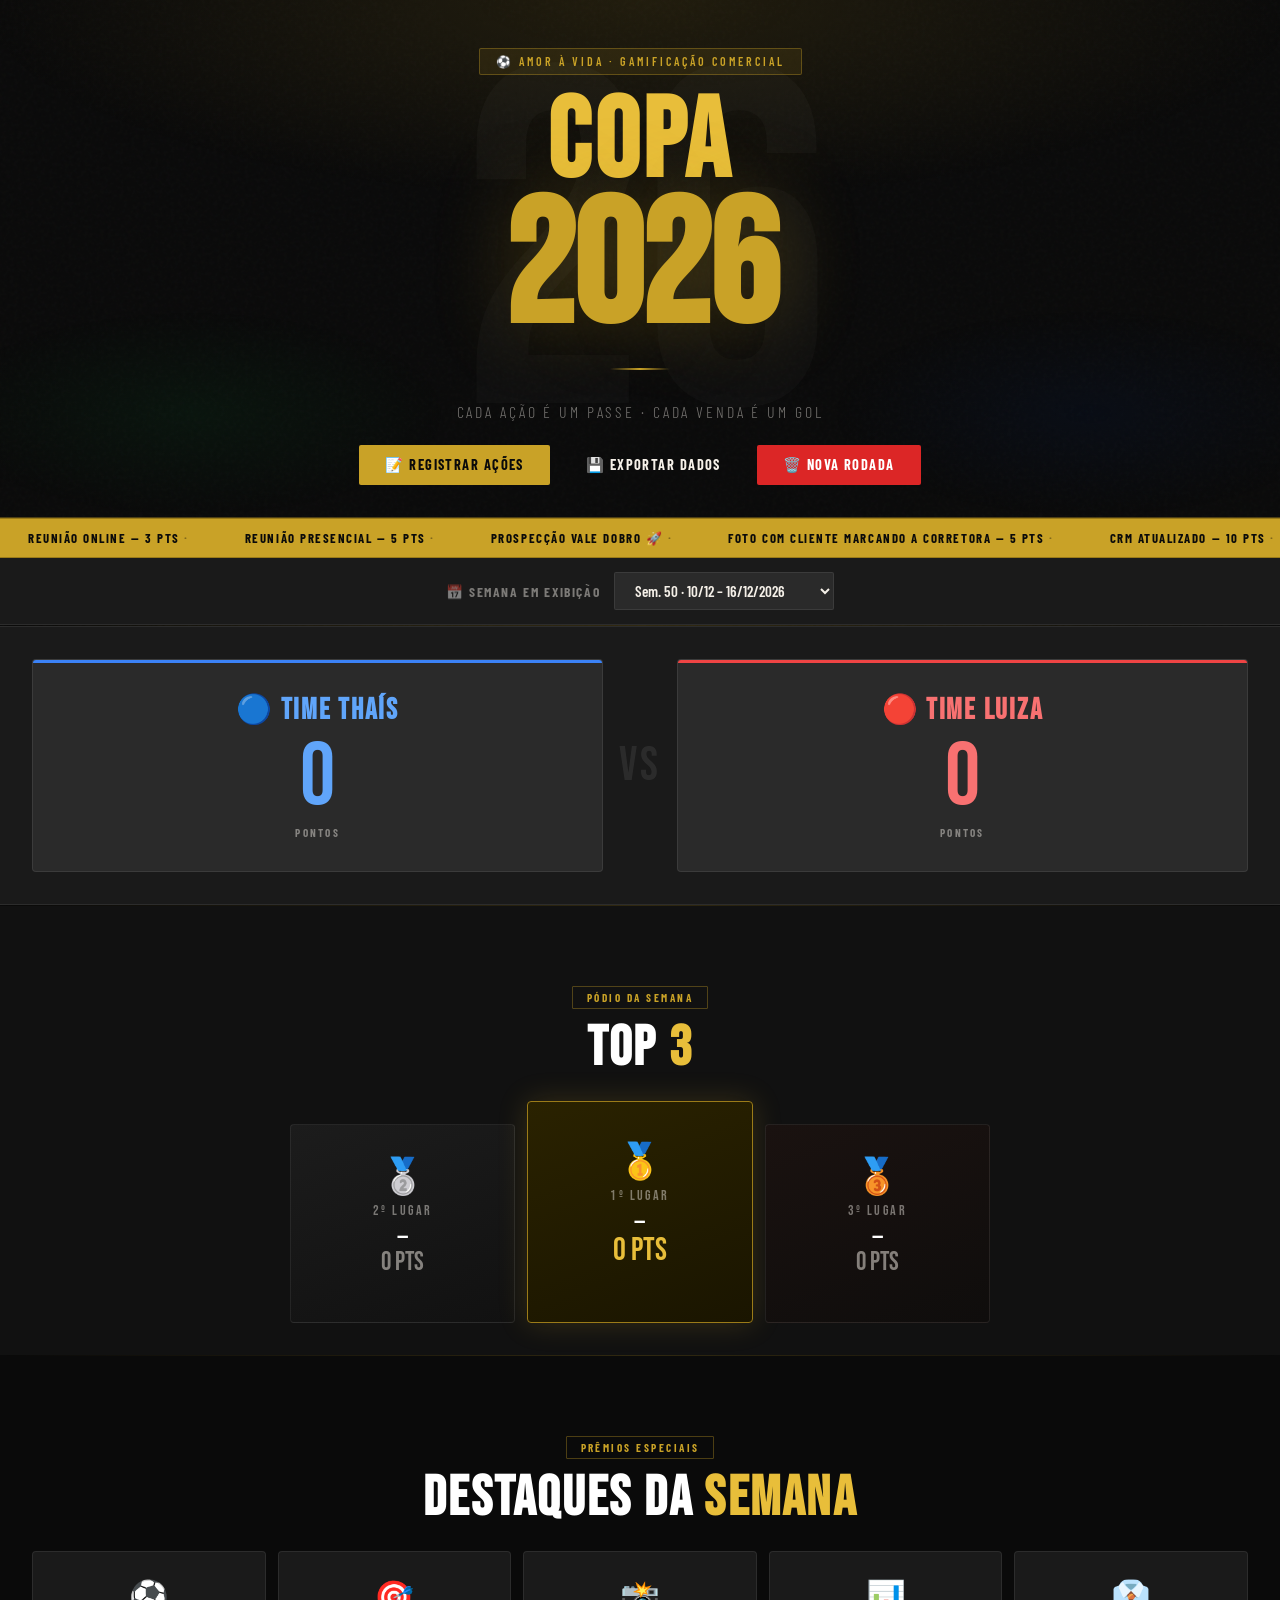
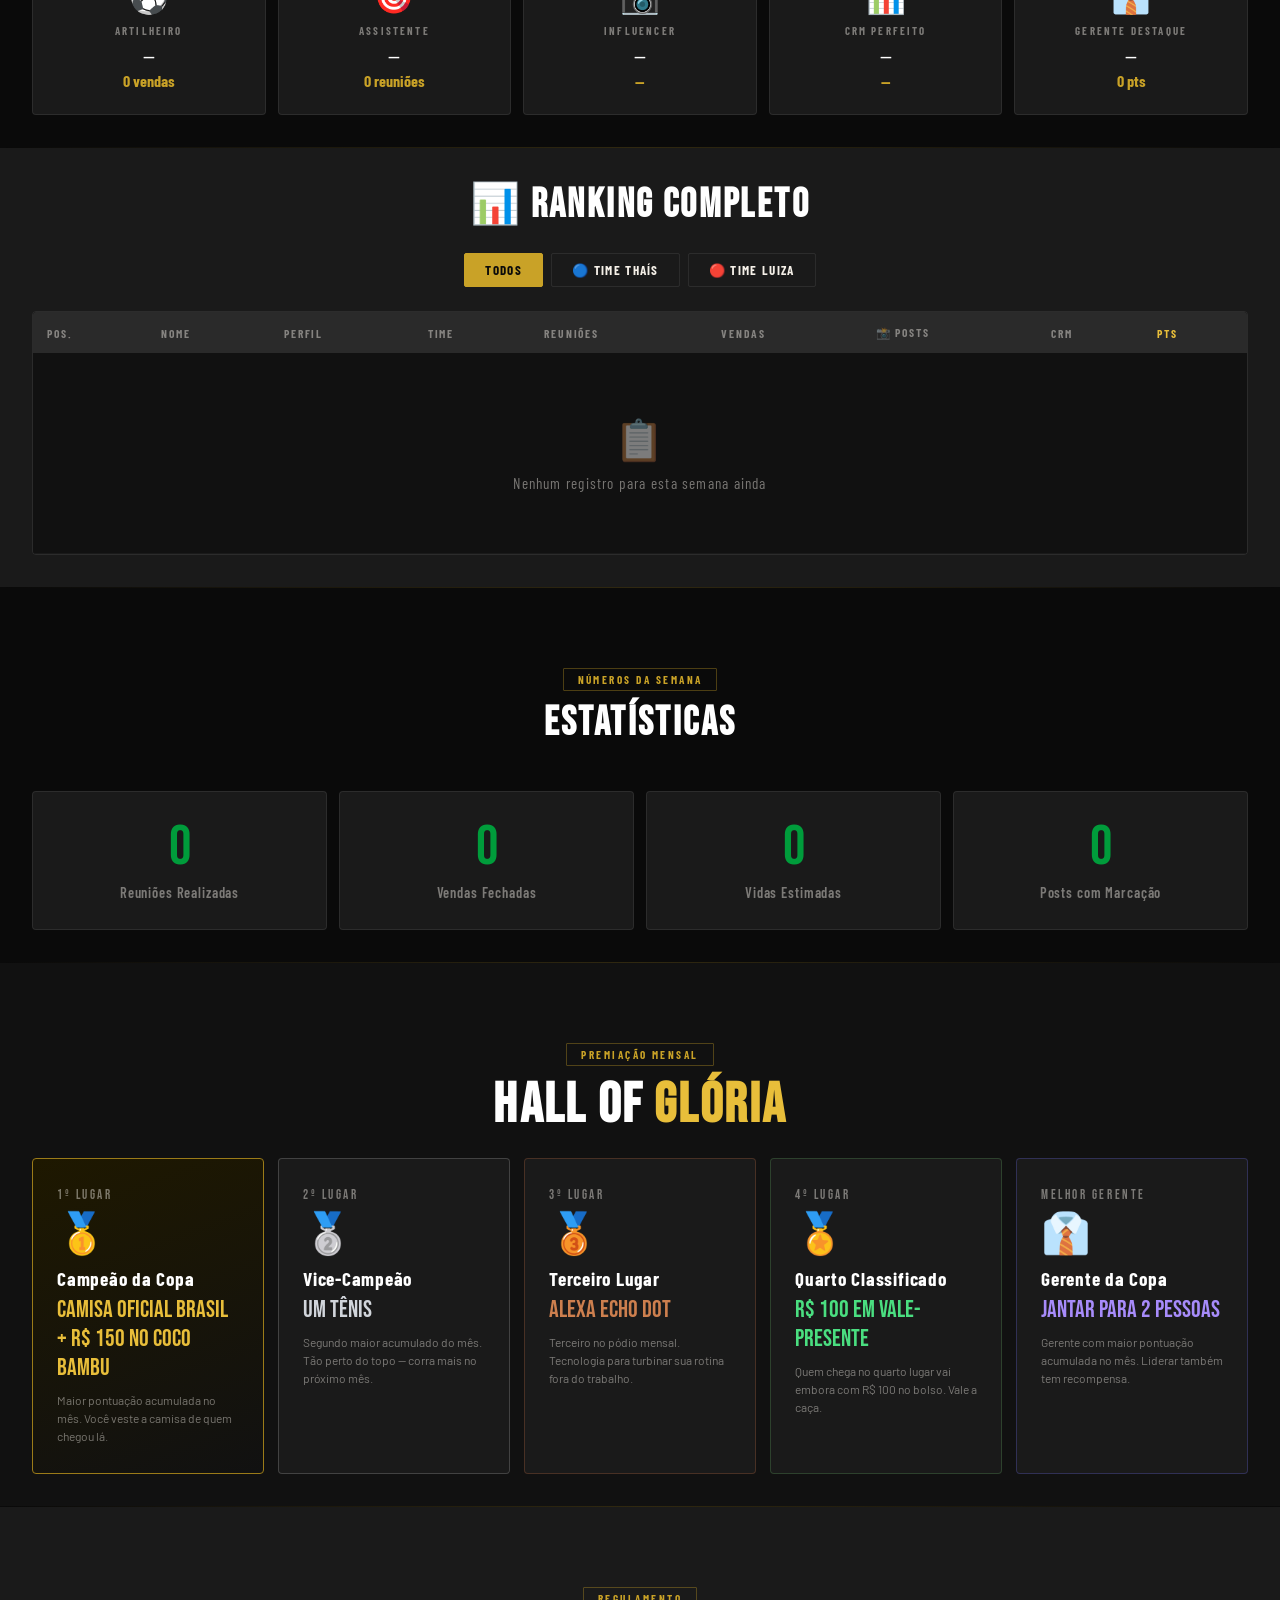
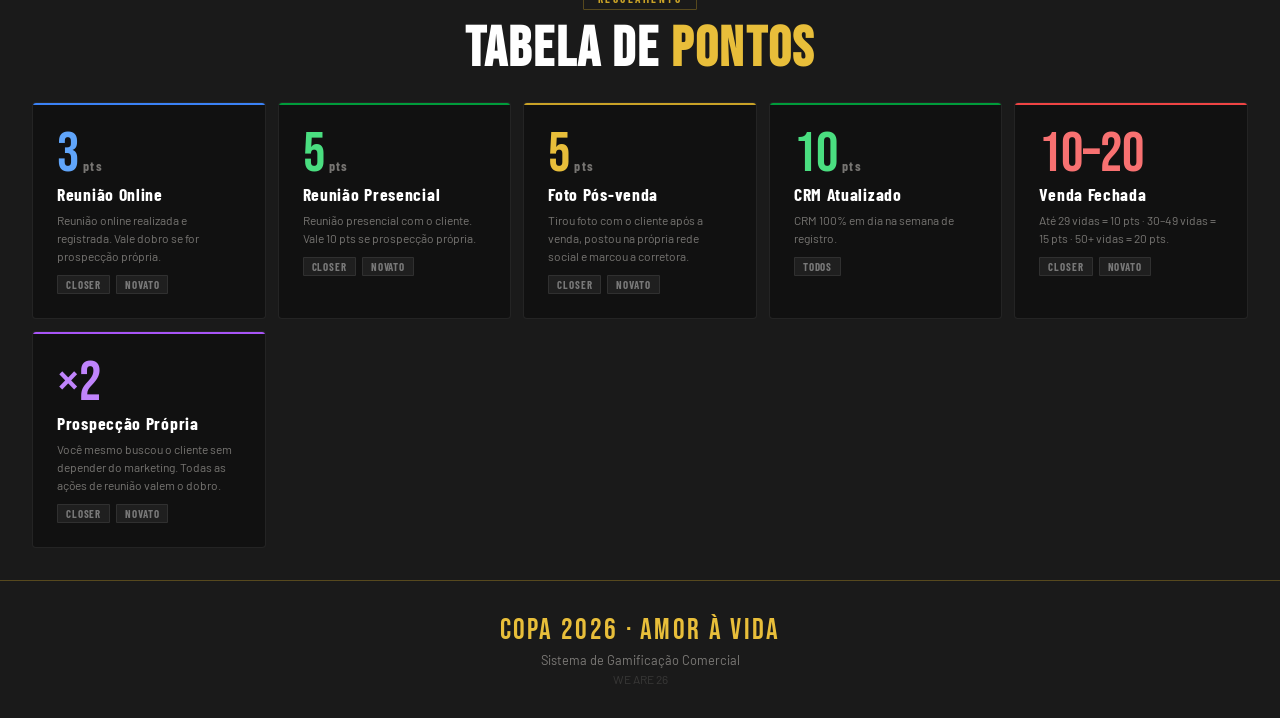
<file: index.html>
<!DOCTYPE html>
<html lang="pt-BR">
<head>
  <meta charset="UTF-8">
  <meta name="viewport" content="width=device-width, initial-scale=1.0">
  <title>Copa 2026 — Amor à Vida</title>
  <link rel="stylesheet" href="styles.css">
</head>
<body>
<div class="container">

  <!-- HERO -->
  <div class="hero">
    <div class="hero-eyebrow">⚽ Amor à Vida · Gamificação Comercial</div>
    <h1 class="hero-title">
      <span class="gold">COPA</span>
      <span class="year">2026</span>
    </h1>
    <div class="hero-divider"></div>
    <p class="hero-sub">Cada ação é um passe · Cada venda é um gol</p>
    <div class="hero-actions" style="margin-top:1.5rem;">
      <a href="registro.html" class="btn btn-gold">📝 Registrar Ações</a>
      <button onclick="exportarDados()" class="btn btn-outline">💾 Exportar Dados</button>
      <button onclick="limparDados()" class="btn btn-danger">🗑️ Nova Rodada</button>
    </div>
  </div>

  <!-- TICKER -->
  <div class="ticker">
    <div class="ticker-inner">
      <span class="ticker-item">Reunião Online — 3 pts</span>
      <span class="ticker-item">Reunião Presencial — 5 pts</span>
      <span class="ticker-item">Prospecção Vale Dobro 🚀</span>
      <span class="ticker-item">Foto com cliente marcando a corretora — 5 pts</span>
      <span class="ticker-item">CRM Atualizado — 10 pts</span>
      <span class="ticker-item">Venda até 29 vidas — 10 pts</span>
      <span class="ticker-item">Venda 30–49 vidas — 15 pts</span>
      <span class="ticker-item">Venda 50+ vidas — 20 pts</span>
      <span class="ticker-item">Reunião Online — 3 pts</span>
      <span class="ticker-item">Reunião Presencial — 5 pts</span>
      <span class="ticker-item">Prospecção Vale Dobro 🚀</span>
      <span class="ticker-item">Foto com cliente marcando a corretora — 5 pts</span>
      <span class="ticker-item">CRM Atualizado — 10 pts</span>
      <span class="ticker-item">Venda até 29 vidas — 10 pts</span>
      <span class="ticker-item">Venda 30–49 vidas — 15 pts</span>
      <span class="ticker-item">Venda 50+ vidas — 20 pts</span>
    </div>
  </div>

  <!-- SEMANA -->
  <div class="week-bar reveal">
    <label>📅 Semana em exibição</label>
    <select id="weekSelector" onchange="carregarSemana()"></select>
  </div>

  <div class="divider"></div>

  <!-- SCOREBOARD -->
  <section class="scoreboard reveal">
    <div class="team-panel panel-thais" id="panelThais">
      <h2 class="team-name">🔵 TIME THAÍS</h2>
      <div class="team-pts-big" id="pointsThais">0</div>
      <p class="pts-label">pontos</p>
    </div>
    <div class="vs-block">VS</div>
    <div class="team-panel panel-luiza" id="panelLuiza">
      <h2 class="team-name">🔴 TIME LUIZA</h2>
      <div class="team-pts-big" id="pointsLuiza">0</div>
      <p class="pts-label">pontos</p>
    </div>
  </section>

  <div class="divider"></div>

  <!-- PÓDIO -->
  <section class="podium-section">
    <div class="section-header reveal">
      <div class="section-tag">Pódio da Semana</div>
      <h2 class="section-title">Top <span class="accent">3</span></h2>
    </div>
    <div class="podium reveal">
      <div class="podium-card pos-2">
        <div class="podium-medal">🥈</div>
        <div class="podium-rank">2º lugar</div>
        <div class="podium-name" id="second">—</div>
        <div class="podium-pts" id="secondPoints">0 pts</div>
        <div id="secondTeam" class="podium-team-tag"></div>
      </div>
      <div class="podium-card pos-1">
        <div class="podium-medal">🥇</div>
        <div class="podium-rank">1º lugar</div>
        <div class="podium-name" id="first">—</div>
        <div class="podium-pts" id="firstPoints">0 pts</div>
        <div id="firstTeam" class="podium-team-tag"></div>
      </div>
      <div class="podium-card pos-3">
        <div class="podium-medal">🥉</div>
        <div class="podium-rank">3º lugar</div>
        <div class="podium-name" id="third">—</div>
        <div class="podium-pts" id="thirdPoints">0 pts</div>
        <div id="thirdTeam" class="podium-team-tag"></div>
      </div>
    </div>
  </section>

  <div class="divider"></div>

  <!-- DESTAQUES -->
  <section class="highlights-section">
    <div class="section-header reveal">
      <div class="section-tag">Prêmios Especiais</div>
      <h2 class="section-title">Destaques da <span class="accent">Semana</span></h2>
    </div>
    <div class="highlights-grid">
      <div class="hl-card reveal">
        <div class="hl-icon">⚽</div>
        <div class="hl-tag">Artilheiro</div>
        <div class="hl-name" id="artilheiro">—</div>
        <div class="hl-value" id="artilheiroValue">0 vendas</div>
      </div>
      <div class="hl-card reveal">
        <div class="hl-icon">🎯</div>
        <div class="hl-tag">Assistente</div>
        <div class="hl-name" id="assistente">—</div>
        <div class="hl-value" id="assistenteValue">0 reuniões</div>
      </div>
      <div class="hl-card reveal">
        <div class="hl-icon">📸</div>
        <div class="hl-tag">Influencer</div>
        <div class="hl-name" id="influencer">—</div>
        <div class="hl-value" id="influencerValue">—</div>
      </div>
      <div class="hl-card reveal">
        <div class="hl-icon">📊</div>
        <div class="hl-tag">CRM Perfeito</div>
        <div class="hl-name" id="crmPerfeito">—</div>
        <div class="hl-value" id="crmPerfeitoValue">—</div>
      </div>
      <div class="hl-card reveal">
        <div class="hl-icon">👔</div>
        <div class="hl-tag">Gerente Destaque</div>
        <div class="hl-name" id="gerenteDestaque">—</div>
        <div class="hl-value" id="gerenteValue">0 pts</div>
      </div>
    </div>
  </section>

  <div class="divider"></div>

  <!-- RANKING -->
  <section class="ranking-section reveal">
    <h2>📊 Ranking Completo</h2>
    <div class="rank-filters">
      <button class="rf-btn active" onclick="filtrarRanking('todos',this)">Todos</button>
      <button class="rf-btn" onclick="filtrarRanking('thais',this)">🔵 Time Thaís</button>
      <button class="rf-btn" onclick="filtrarRanking('luiza',this)">🔴 Time Luiza</button>
    </div>
    <div class="table-wrap">
      <table class="rank-table">
        <thead>
          <tr>
            <th>Pos.</th><th>Nome</th><th>Perfil</th><th>Time</th>
            <th>Reuniões</th><th>Vendas</th><th>📸 Posts</th><th>CRM</th>
            <th class="pts-col">Pts</th>
          </tr>
        </thead>
        <tbody id="rankingBody">
          <tr><td colspan="9">
            <div class="empty-state"><span>📋</span>Nenhum registro para esta semana ainda</div>
          </td></tr>
        </tbody>
      </table>
    </div>
  </section>

  <div class="divider"></div>

  <!-- ESTATÍSTICAS -->
  <section class="stats-section">
    <div class="section-header reveal">
      <div class="section-tag">Números da Semana</div>
      <h2 class="section-title">Estatísticas</h2>
    </div>
    <div class="stats-grid">
      <div class="stat-card reveal"><div class="stat-num" id="totalReunioes">0</div><div class="stat-label">Reuniões Realizadas</div></div>
      <div class="stat-card reveal"><div class="stat-num" id="totalVendas">0</div><div class="stat-label">Vendas Fechadas</div></div>
      <div class="stat-card reveal"><div class="stat-num" id="totalVidas">0</div><div class="stat-label">Vidas Estimadas</div></div>
      <div class="stat-card reveal"><div class="stat-num" id="totalFotos">0</div><div class="stat-label">Posts com Marcação</div></div>
    </div>
  </section>

  <div class="divider"></div>

  <!-- PREMIAÇÃO MENSAL -->
  <section class="awards-section">
    <div class="section-header reveal">
      <div class="section-tag">Premiação Mensal</div>
      <h2 class="section-title">Hall of <span class="accent">Glória</span></h2>
    </div>
    <div class="awards-grid">

      <div class="award-card gold reveal">
        <div class="award-pos">1º lugar</div>
        <div class="award-medal">🥇</div>
        <div class="award-title">Campeão da Copa</div>
        <div class="award-prize">Camisa Oficial Brasil<br>+ R$ 150 no Coco Bambu</div>
        <div class="award-desc">Maior pontuação acumulada no mês. Você veste a camisa de quem chegou lá.</div>
      </div>

      <div class="award-card silver reveal">
        <div class="award-pos">2º lugar</div>
        <div class="award-medal">🥈</div>
        <div class="award-title">Vice-Campeão</div>
        <div class="award-prize silver-txt">Um Tênis</div>
        <div class="award-desc">Segundo maior acumulado do mês. Tão perto do topo — corra mais no próximo mês.</div>
      </div>

      <div class="award-card bronze reveal">
        <div class="award-pos">3º lugar</div>
        <div class="award-medal">🥉</div>
        <div class="award-title">Terceiro Lugar</div>
        <div class="award-prize bronze-txt">Alexa Echo Dot</div>
        <div class="award-desc">Terceiro no pódio mensal. Tecnologia para turbinar sua rotina fora do trabalho.</div>
      </div>

      <div class="award-card fourth reveal">
        <div class="award-pos">4º lugar</div>
        <div class="award-medal">🏅</div>
        <div class="award-title">Quarto Classificado</div>
        <div class="award-prize" style="color:#4ade80;">R$ 100 em vale-presente</div>
        <div class="award-desc">Quem chega no quarto lugar vai embora com R$ 100 no bolso. Vale a caça.</div>
      </div>

      <div class="award-card manager reveal">
        <div class="award-pos">Melhor Gerente</div>
        <div class="award-medal">👔</div>
        <div class="award-title">Gerente da Copa</div>
        <div class="award-prize" style="color:#a78bfa;">Jantar para 2 pessoas</div>
        <div class="award-desc">Gerente com maior pontuação acumulada no mês. Liderar também tem recompensa.</div>
      </div>

    </div>
  </section>

  <div class="divider"></div>

  <!-- TABELA DE PONTOS -->
  <section class="pontos-section">
    <div class="section-header reveal">
      <div class="section-tag">Regulamento</div>
      <h2 class="section-title">Tabela de <span class="accent">Pontos</span></h2>
    </div>
    <div class="pontos-grid">
      <div class="ponto-card pc-azul reveal">
        <div><span class="ponto-pts">3</span><span class="ponto-unit">pts</span></div>
        <div class="ponto-nome">Reunião Online</div>
        <div class="ponto-desc">Reunião online realizada e registrada. Vale dobro se for prospecção própria.</div>
        <div class="ponto-tags"><span class="ptag">Closer</span><span class="ptag">Novato</span></div>
      </div>
      <div class="ponto-card pc-verde reveal">
        <div><span class="ponto-pts">5</span><span class="ponto-unit">pts</span></div>
        <div class="ponto-nome">Reunião Presencial</div>
        <div class="ponto-desc">Reunião presencial com o cliente. Vale 10 pts se prospecção própria.</div>
        <div class="ponto-tags"><span class="ptag">Closer</span><span class="ptag">Novato</span></div>
      </div>
      <div class="ponto-card pc-ouro reveal">
        <div><span class="ponto-pts">5</span><span class="ponto-unit">pts</span></div>
        <div class="ponto-nome">Foto Pós-venda</div>
        <div class="ponto-desc">Tirou foto com o cliente após a venda, postou na própria rede social e marcou a corretora.</div>
        <div class="ponto-tags"><span class="ptag">Closer</span><span class="ptag">Novato</span></div>
      </div>
      <div class="ponto-card pc-verde reveal">
        <div><span class="ponto-pts">10</span><span class="ponto-unit">pts</span></div>
        <div class="ponto-nome">CRM Atualizado</div>
        <div class="ponto-desc">CRM 100% em dia na semana de registro.</div>
        <div class="ponto-tags"><span class="ptag">Todos</span></div>
      </div>
      <div class="ponto-card pc-vermelho reveal">
        <div><span class="ponto-pts">10–20</span></div>
        <div class="ponto-nome">Venda Fechada</div>
        <div class="ponto-desc">Até 29 vidas = 10 pts · 30–49 vidas = 15 pts · 50+ vidas = 20 pts.</div>
        <div class="ponto-tags"><span class="ptag">Closer</span><span class="ptag">Novato</span></div>
      </div>
      <div class="ponto-card pc-roxo reveal">
        <div><span class="ponto-pts">×2</span></div>
        <div class="ponto-nome">Prospecção Própria</div>
        <div class="ponto-desc">Você mesmo buscou o cliente sem depender do marketing. Todas as ações de reunião valem o dobro.</div>
        <div class="ponto-tags"><span class="ptag">Closer</span><span class="ptag">Novato</span></div>
      </div>
    </div>
  </section>

  <footer>
    <div class="footer-wordmark">COPA 2026 · AMOR À VIDA</div>
    <p>Sistema de Gamificação Comercial</p>
    <p style="margin-top:4px;font-size:0.75rem;opacity:0.3;">WE ARE 26</p>
  </footer>

</div>
<script src="app.js"></script>
<script>
  window.onload = function() {
    inicializarSistema();
    atualizarDashboard();
  };
</script>
</body>
</html>
</file>
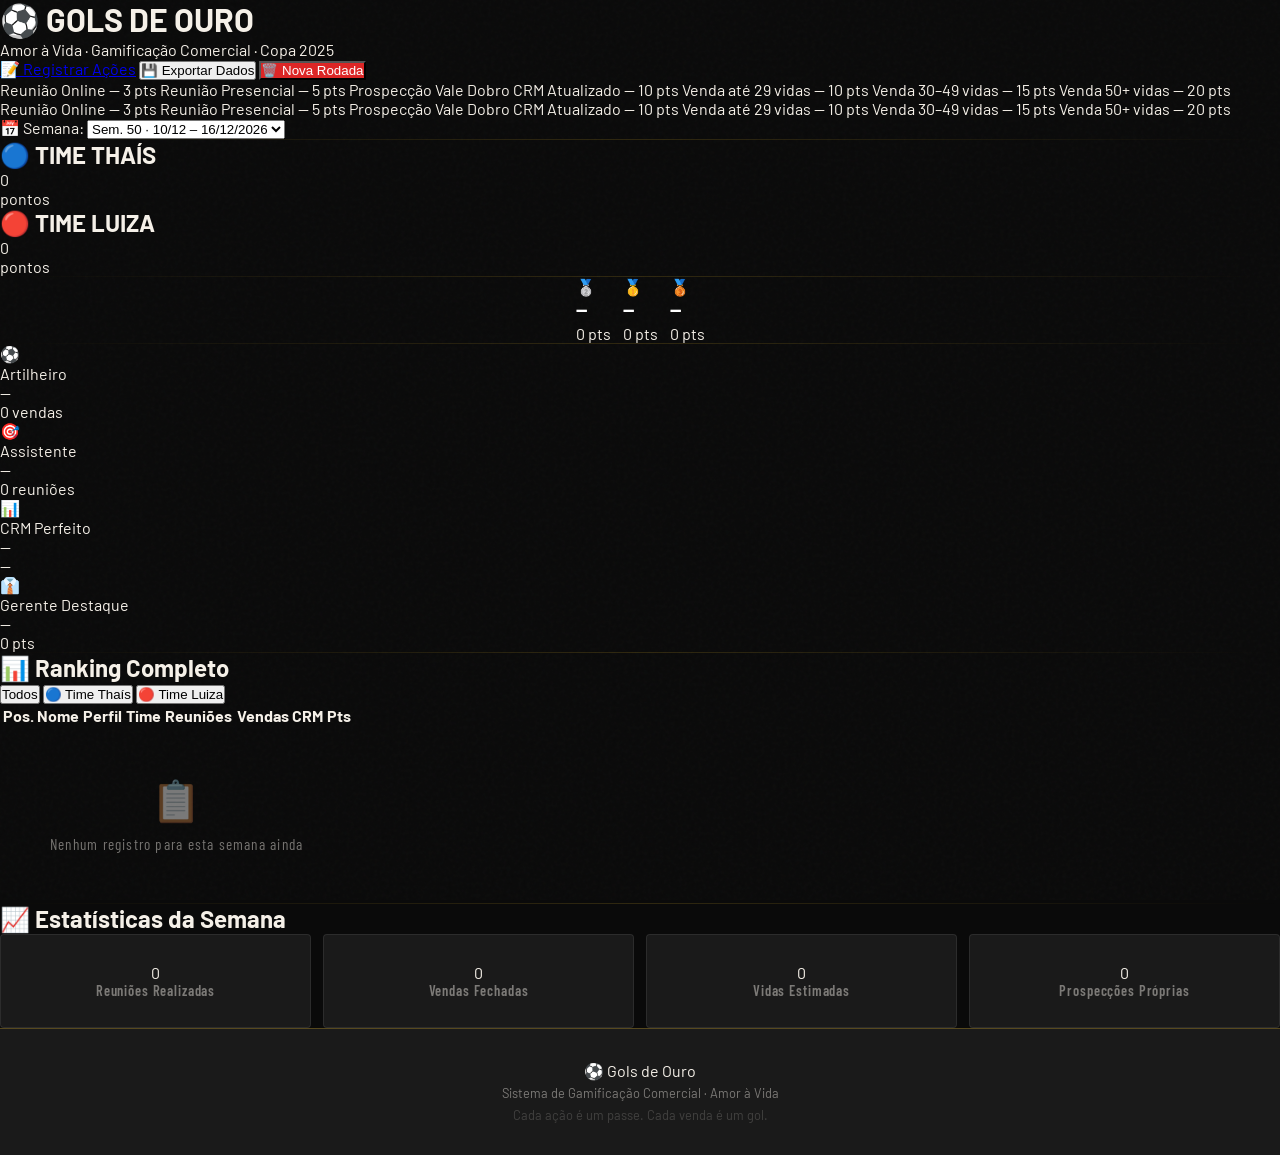
<file: index (2).html>
<!DOCTYPE html>
<html lang="pt-BR">
<head>
  <meta charset="UTF-8">
  <meta name="viewport" content="width=device-width, initial-scale=1.0">
  <title>⚽ Gols de Ouro — Amor à Vida</title>
  <link rel="stylesheet" href="styles.css">
</head>
<body>
<div class="container">

  <header>
    <h1>⚽ GOLS DE OURO</h1>
    <p class="subtitle">Amor à Vida · Gamificação Comercial · Copa 2025</p>
    <div class="header-actions">
      <a href="registro.html" class="btn-primary">📝 Registrar Ações</a>
      <button onclick="exportarDados()" class="btn-secondary">💾 Exportar Dados</button>
      <button onclick="limparDados()" class="btn-danger">🗑️ Nova Rodada</button>
    </div>
  </header>

  <div class="tape">
    <div class="tape-inner">
      <span class="tape-item">Reunião Online — 3 pts</span>
      <span class="tape-item">Reunião Presencial — 5 pts</span>
      <span class="tape-item">Prospecção Vale Dobro</span>
      <span class="tape-item">CRM Atualizado — 10 pts</span>
      <span class="tape-item">Venda até 29 vidas — 10 pts</span>
      <span class="tape-item">Venda 30–49 vidas — 15 pts</span>
      <span class="tape-item">Venda 50+ vidas — 20 pts</span>
      <span class="tape-item">Reunião Online — 3 pts</span>
      <span class="tape-item">Reunião Presencial — 5 pts</span>
      <span class="tape-item">Prospecção Vale Dobro</span>
      <span class="tape-item">CRM Atualizado — 10 pts</span>
      <span class="tape-item">Venda até 29 vidas — 10 pts</span>
      <span class="tape-item">Venda 30–49 vidas — 15 pts</span>
      <span class="tape-item">Venda 50+ vidas — 20 pts</span>
    </div>
  </div>

  <div class="week-selector reveal">
    <label>📅 Semana:</label>
    <select id="weekSelector" onchange="carregarSemana()"></select>
  </div>

  <div class="divider"></div>

  <section class="teams-score">
    <div class="team team-thais reveal">
      <h2>🔵 TIME THAÍS</h2>
      <div class="team-points" id="pointsThais">0</div>
      <p class="team-label">pontos</p>
    </div>
    <div class="team team-luiza reveal">
      <h2>🔴 TIME LUIZA</h2>
      <div class="team-points" id="pointsLuiza">0</div>
      <p class="team-label">pontos</p>
    </div>
  </section>

  <div class="divider"></div>

  <section class="podium reveal">
    <div class="podium-item second">
      <div class="medal">🥈</div>
      <div class="podium-name" id="second">—</div>
      <div class="podium-points" id="secondPoints">0 pts</div>
      <div id="secondTeam" class="podium-team-badge"></div>
    </div>
    <div class="podium-item first">
      <div class="medal">🥇</div>
      <div class="podium-name" id="first">—</div>
      <div class="podium-points" id="firstPoints">0 pts</div>
      <div id="firstTeam" class="podium-team-badge"></div>
    </div>
    <div class="podium-item third">
      <div class="medal">🥉</div>
      <div class="podium-name" id="third">—</div>
      <div class="podium-points" id="thirdPoints">0 pts</div>
      <div id="thirdTeam" class="podium-team-badge"></div>
    </div>
  </section>

  <div class="divider"></div>

  <section class="highlights">
    <div class="highlight-card reveal">
      <div class="highlight-icon">⚽</div>
      <div class="highlight-title">Artilheiro</div>
      <div class="highlight-name" id="artilheiro">—</div>
      <div class="highlight-value" id="artilheiroValue">0 vendas</div>
    </div>
    <div class="highlight-card reveal">
      <div class="highlight-icon">🎯</div>
      <div class="highlight-title">Assistente</div>
      <div class="highlight-name" id="assistente">—</div>
      <div class="highlight-value" id="assistenteValue">0 reuniões</div>
    </div>
    <div class="highlight-card reveal">
      <div class="highlight-icon">📊</div>
      <div class="highlight-title">CRM Perfeito</div>
      <div class="highlight-name" id="crmPerfeito">—</div>
      <div class="highlight-value" id="crmPerfeitoValue">—</div>
    </div>
    <div class="highlight-card reveal">
      <div class="highlight-icon">👔</div>
      <div class="highlight-title">Gerente Destaque</div>
      <div class="highlight-name" id="gerenteDestaque">—</div>
      <div class="highlight-value" id="gerenteValue">0 pts</div>
    </div>
  </section>

  <div class="divider"></div>

  <section class="ranking reveal">
    <h2>📊 Ranking Completo</h2>
    <div class="ranking-filters">
      <button class="filter-btn active" onclick="filtrarRanking('todos', this)">Todos</button>
      <button class="filter-btn" onclick="filtrarRanking('thais', this)">🔵 Time Thaís</button>
      <button class="filter-btn" onclick="filtrarRanking('luiza', this)">🔴 Time Luiza</button>
    </div>
    <div class="ranking-table-wrapper">
      <table class="ranking-table">
        <thead>
          <tr>
            <th>Pos.</th><th>Nome</th><th>Perfil</th><th>Time</th>
            <th>Reuniões</th><th>Vendas</th><th>CRM</th>
            <th class="points-col">Pts</th>
          </tr>
        </thead>
        <tbody id="rankingBody">
          <tr><td colspan="8">
            <div class="empty-state"><span>📋</span>Nenhum registro para esta semana ainda</div>
          </td></tr>
        </tbody>
      </table>
    </div>
  </section>

  <div class="divider"></div>

  <section class="stats reveal">
    <h2>📈 Estatísticas da Semana</h2>
    <div class="stats-grid">
      <div class="stat-card"><div class="stat-number" id="totalReunioes">0</div><div class="stat-label">Reuniões Realizadas</div></div>
      <div class="stat-card"><div class="stat-number" id="totalVendas">0</div><div class="stat-label">Vendas Fechadas</div></div>
      <div class="stat-card"><div class="stat-number" id="totalVidas">0</div><div class="stat-label">Vidas Estimadas</div></div>
      <div class="stat-card"><div class="stat-number" id="totalProspeccao">0</div><div class="stat-label">Prospecções Próprias</div></div>
    </div>
  </section>

  <footer>
    <div class="footer-title">⚽ Gols de Ouro</div>
    <p>Sistema de Gamificação Comercial · Amor à Vida</p>
    <p style="margin-top:6px;font-size:0.8rem;opacity:0.4;">Cada ação é um passe. Cada venda é um gol.</p>
  </footer>

</div>
<script src="app.js"></script>
<script>
  window.onload = function() {
    inicializarSistema();
    atualizarDashboard();
  };
</script>
</body>
</html>
</file>
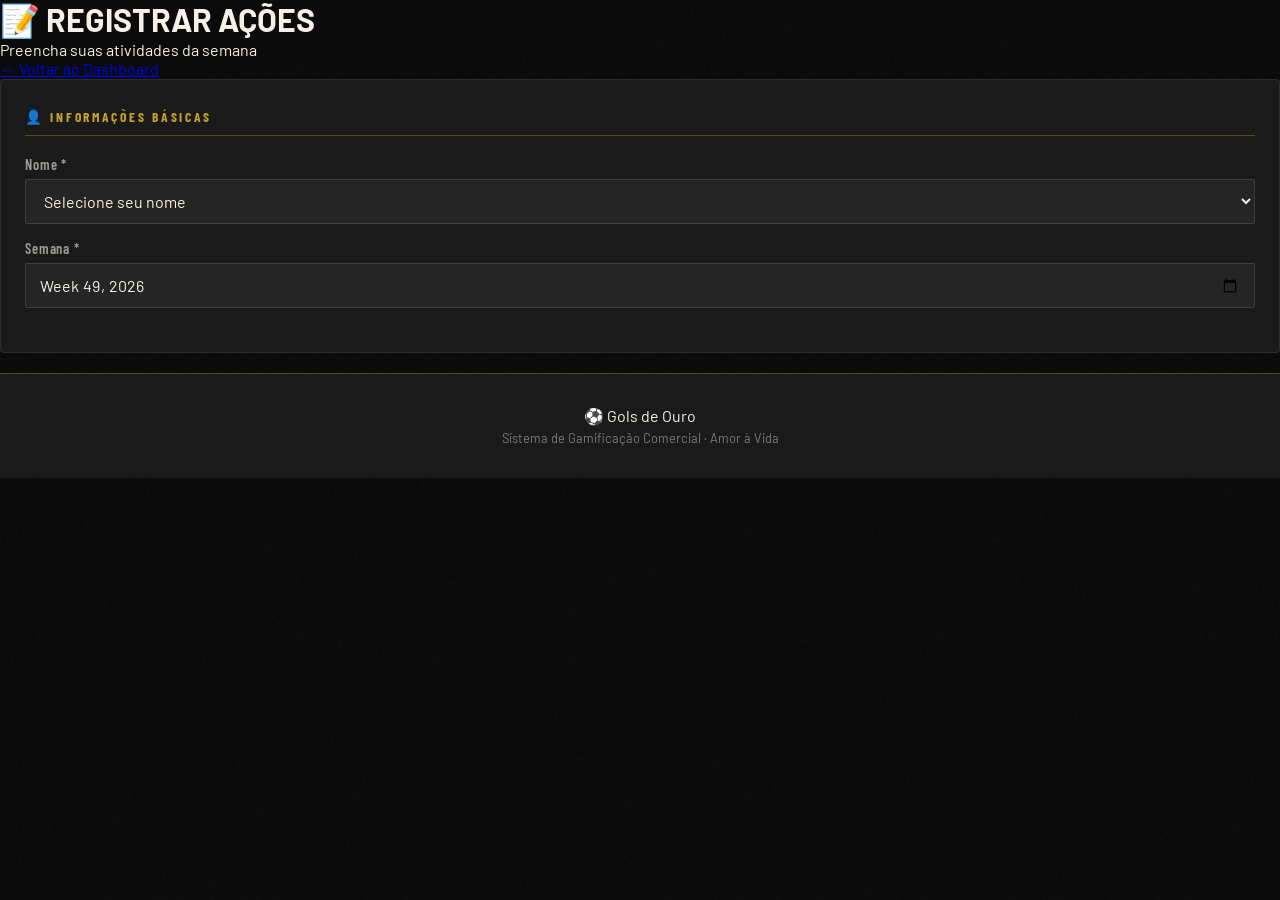
<file: registro (1).html>
<!DOCTYPE html>
<html lang="pt-BR">
<head>
  <meta charset="UTF-8">
  <meta name="viewport" content="width=device-width, initial-scale=1.0">
  <title>📝 Registrar Ações — Gols de Ouro</title>
  <link rel="stylesheet" href="styles.css">
</head>
<body>
<div class="container">

  <header>
    <h1>📝 REGISTRAR AÇÕES</h1>
    <p class="subtitle">Preencha suas atividades da semana</p>
    <div class="header-actions">
      <a href="index.html" class="btn-secondary">← Voltar ao Dashboard</a>
    </div>
  </header>

  <form id="registroForm" class="registro-form">

    <!-- INFO BÁSICA -->
    <div class="form-section reveal">
      <h3>👤 Informações Básicas</h3>
      <div class="form-group">
        <label>Nome *</label>
        <select id="nome" required onchange="mostrarCampos()">
          <option value="">Selecione seu nome</option>
          <optgroup label="🔵 Time Thaís">
            <option value="Rodrigo"      data-perfil="closer"    data-time="thais">Rodrigo</option>
            <option value="Gisele"       data-perfil="closer"    data-time="thais">Gisele</option>
            <option value="Thiago"       data-perfil="closer"    data-time="thais">Thiago</option>
            <option value="Vitor Lorran" data-perfil="novato"    data-time="thais">Vitor Lorran</option>
            <option value="Marjorie"     data-perfil="backoffice" data-time="thais">Marjorie</option>
            <option value="Thaís"        data-perfil="gerente"   data-time="thais">Thaís (Gerente)</option>
          </optgroup>
          <optgroup label="🔴 Time Luiza">
            <option value="Matheus"      data-perfil="closer"    data-time="luiza">Matheus</option>
            <option value="Kaike"        data-perfil="novato"    data-time="luiza">Kaike</option>
            <option value="Victo Matera" data-perfil="novato"    data-time="luiza">Victo Matera</option>
            <option value="Gabriela"     data-perfil="sdr"       data-time="luiza">Gabriela</option>
            <option value="Bianca"       data-perfil="backoffice" data-time="luiza">Bianca</option>
            <option value="Luiza"        data-perfil="gerente"   data-time="luiza">Luiza (Gerente)</option>
          </optgroup>
        </select>
      </div>
      <div class="form-group">
        <label>Semana *</label>
        <input type="week" id="semana" required>
      </div>
    </div>

    <!-- AÇÕES COMERCIAIS (closer + novato) -->
    <div id="acoesComerciais" class="form-section reveal" style="display:none;">
      <h3>💼 Ações Comerciais</h3>
      <div class="form-row">
        <div class="form-group">
          <label>Reuniões Online</label>
          <input type="number" id="reunioesOnline" min="0" value="0" oninput="calcularPontosPreview()">
          <small>3 pts cada</small>
        </div>
        <div class="form-group">
          <label>Reuniões Presenciais</label>
          <input type="number" id="reunioesPresenciais" min="0" value="0" oninput="calcularPontosPreview()">
          <small>5 pts cada</small>
        </div>
      </div>

      <!-- Novato extra -->
      <div class="form-row" id="novato-fields" style="display:none;">
        <div class="form-group">
          <label>Contatos Qualificados</label>
          <input type="number" id="contatos" min="0" value="0" oninput="calcularPontosPreview()">
          <small>1 pt cada</small>
        </div>
        <div class="form-group">
          <label>Propostas Enviadas</label>
          <input type="number" id="propostas" min="0" value="0" oninput="calcularPontosPreview()">
          <small>5 pts cada</small>
        </div>
      </div>

      <!-- Closer extra -->
      <div class="form-row" id="closer-fields" style="display:none;">
        <div class="form-group">
          <label>Pós-vendas Realizados</label>
          <input type="number" id="posVendas" min="0" value="0" oninput="calcularPontosPreview()">
          <small>4 pts cada</small>
        </div>
        <div class="form-group">
          <label>Indicações Recebidas</label>
          <input type="number" id="indicacoes" min="0" value="0" oninput="calcularPontosPreview()">
          <small>5 pts cada</small>
        </div>
      </div>

      <div class="checkbox-group">
        <label class="checkbox-label">
          <input type="checkbox" id="crmAtualizado" onchange="calcularPontosPreview()">
          CRM 100% Atualizado → +10 pts
        </label>
      </div>
    </div>

    <!-- PROSPECÇÃO PRÓPRIA -->
    <div id="prospeccaoSection" class="form-section reveal" style="display:none;">
      <h3>🎯 Prospecção Própria <span style="color:var(--verde-claro);font-size:0.9rem;">(Vale Dobro!)</span></h3>
      <div class="form-row">
        <div class="form-group">
          <label>Reuniões Online (Prospecção)</label>
          <input type="number" id="reunioesOnlineProsp" min="0" value="0" oninput="calcularPontosPreview()">
          <small>6 pts cada 🚀</small>
        </div>
        <div class="form-group">
          <label>Reuniões Presenciais (Prospecção)</label>
          <input type="number" id="reunioesPresenciaisProsp" min="0" value="0" oninput="calcularPontosPreview()">
          <small>10 pts cada 🚀</small>
        </div>
      </div>
      <div class="form-row" id="novato-prosp-fields" style="display:none;">
        <div class="form-group">
          <label>Contatos Qualificados (Prospecção)</label>
          <input type="number" id="contatosProsp" min="0" value="0" oninput="calcularPontosPreview()">
          <small>2 pts cada 🚀</small>
        </div>
        <div class="form-group">
          <label>Propostas Enviadas (Prospecção)</label>
          <input type="number" id="propostasProsp" min="0" value="0" oninput="calcularPontosPreview()">
          <small>10 pts cada 🚀</small>
        </div>
      </div>
      <div class="form-row" id="closer-prosp-fields" style="display:none;">
        <div class="form-group">
          <label>Pós-vendas (Prospecção)</label>
          <input type="number" id="posVendasProsp" min="0" value="0" oninput="calcularPontosPreview()">
          <small>8 pts cada 🚀</small>
        </div>
        <div class="form-group">
          <label>Indicações (Prospecção)</label>
          <input type="number" id="indicacoesProsp" min="0" value="0" oninput="calcularPontosPreview()">
          <small>10 pts cada 🚀</small>
        </div>
      </div>
    </div>

    <!-- VENDAS -->
    <div id="vendasSection" class="form-section reveal" style="display:none;">
      <h3>⚽ Vendas — O Gol!</h3>
      <div class="form-row">
        <div class="form-group">
          <label>Vendas até 29 vidas</label>
          <input type="number" id="vendas29" min="0" value="0" oninput="calcularPontosPreview()">
          <small>10 pts cada</small>
        </div>
        <div class="form-group">
          <label>Vendas 30–49 vidas</label>
          <input type="number" id="vendas30" min="0" value="0" oninput="calcularPontosPreview()">
          <small>15 pts cada</small>
        </div>
        <div class="form-group">
          <label>Vendas 50+ vidas</label>
          <input type="number" id="vendas50" min="0" value="0" oninput="calcularPontosPreview()">
          <small>20 pts cada</small>
        </div>
      </div>
    </div>

    <!-- SDR -->
    <div id="sdrSection" class="form-section reveal" style="display:none;">
      <h3>🎯 Ações SDR</h3>
      <div class="form-row">
        <div class="form-group">
          <label>Reuniões Agendadas</label>
          <input type="number" id="reunioesAgendadas" min="0" value="0" oninput="calcularPontosPreview()">
          <small>2 pts cada</small>
        </div>
        <div class="form-group">
          <label>Reuniões Realizadas</label>
          <input type="number" id="reunioesRealizadas" min="0" value="0" oninput="calcularPontosPreview()">
          <small>4 pts cada</small>
        </div>
        <div class="form-group">
          <label>Leads que Viraram Venda</label>
          <input type="number" id="leadsVenda" min="0" value="0" oninput="calcularPontosPreview()">
          <small>10 pts cada</small>
        </div>
      </div>
    </div>

    <!-- BACKOFFICE -->
    <div id="backofficeSection" class="form-section reveal" style="display:none;">
      <h3>📄 Ações Backoffice</h3>
      <div class="form-row">
        <div class="form-group">
          <label>Reuniões de Carteira Agendadas</label>
          <input type="number" id="reunioesCarteira" min="0" value="0" oninput="calcularPontosPreview()">
          <small>2 pts cada</small>
        </div>
        <div class="form-group">
          <label>Propostas Subidas (Capa)</label>
          <input type="number" id="propostasSubidas" min="0" value="0" oninput="calcularPontosPreview()">
          <small>3 pts cada</small>
        </div>
      </div>
      <div class="form-row">
        <div class="form-group">
          <label>Total de Vidas das Propostas</label>
          <input type="number" id="vidasPropostas" min="0" value="0" oninput="calcularPontosPreview()">
          <small>1 pt a cada 5 vidas</small>
        </div>
        <div class="form-group">
          <label>Propostas que Viraram Venda</label>
          <input type="number" id="propostasVenda" min="0" value="0" oninput="calcularPontosPreview()">
          <small>5 pts cada</small>
        </div>
      </div>
    </div>

    <!-- GERENTE -->
    <div id="gerenteSection" class="form-section reveal" style="display:none;">
      <h3>👔 Ações Gerente</h3>
      <div class="checkbox-group">
        <label class="checkbox-label">
          <input type="checkbox" id="timeVenceu" onchange="calcularPontosPreview()">
          Time Venceu a Semana → +10 pts
        </label>
      </div>
      <div class="checkbox-group" style="margin-top:8px;">
        <label class="checkbox-label">
          <input type="checkbox" id="metaReunioes" onchange="calcularPontosPreview()">
          Time Bateu Meta de Reuniões → +5 pts
        </label>
      </div>
      <div class="checkbox-group" style="margin-top:8px;">
        <label class="checkbox-label">
          <input type="checkbox" id="crmOrganizado" onchange="calcularPontosPreview()">
          Time com CRM 90%+ Organizado → +5 pts
        </label>
      </div>
      <div class="checkbox-group" style="margin-top:8px;">
        <label class="checkbox-label">
          <input type="checkbox" id="melhorVendedor" onchange="calcularPontosPreview()">
          Melhor Vendedor Geral Está no Time → +5 pts
        </label>
      </div>
    </div>

    <!-- PREVIEW DE PONTOS -->
    <div class="points-preview reveal" id="pontosPreviewBox" style="display:none;">
      <h3>⚽ Pontuação Estimada</h3>
      <div class="points-total" id="pontosCalculados">0 pontos</div>
      <p class="points-help">Calculado automaticamente conforme você preenche</p>
    </div>

    <button type="submit" class="btn-primary btn-large reveal" id="btnSalvar" style="display:none;">
      ✅ SALVAR REGISTRO
    </button>

  </form>

  <footer>
    <div class="footer-title">⚽ Gols de Ouro</div>
    <p>Sistema de Gamificação Comercial · Amor à Vida</p>
  </footer>

</div>
<script src="app.js"></script>
<script>
  // Semana atual
  (function() {
    const hoje = new Date();
    const ano  = hoje.getFullYear();
    const sem  = String(Math.ceil((hoje - new Date(ano, 0, 1)) / 604800000)).padStart(2, '0');
    document.getElementById('semana').value = `${ano}-W${sem}`;
  })();

  function mostrarCampos() {
    const sel    = document.getElementById('nome');
    const option = sel.options[sel.selectedIndex];
    const perfil = option.dataset.perfil;

    const ids = ['acoesComerciais','prospeccaoSection','vendasSection',
                 'sdrSection','backofficeSection','gerenteSection',
                 'novato-fields','closer-fields','novato-prosp-fields','closer-prosp-fields'];
    ids.forEach(id => {
      const el = document.getElementById(id);
      if (el) el.style.display = 'none';
    });

    if (!perfil) {
      document.getElementById('pontosPreviewBox').style.display = 'none';
      document.getElementById('btnSalvar').style.display = 'none';
      return;
    }

    if (perfil === 'closer' || perfil === 'novato') {
      document.getElementById('acoesComerciais').style.display = 'block';
      document.getElementById('prospeccaoSection').style.display = 'block';
      document.getElementById('vendasSection').style.display = 'block';
      if (perfil === 'novato') {
        document.getElementById('novato-fields').style.display = 'flex';
        document.getElementById('novato-prosp-fields').style.display = 'flex';
      } else {
        document.getElementById('closer-fields').style.display = 'flex';
        document.getElementById('closer-prosp-fields').style.display = 'flex';
      }
    } else if (perfil === 'sdr') {
      document.getElementById('sdrSection').style.display = 'block';
    } else if (perfil === 'backoffice') {
      document.getElementById('backofficeSection').style.display = 'block';
    } else if (perfil === 'gerente') {
      document.getElementById('gerenteSection').style.display = 'block';
    }

    document.getElementById('pontosPreviewBox').style.display = 'block';
    document.getElementById('btnSalvar').style.display = 'block';
    calcularPontosPreview();
  }

  document.getElementById('registroForm').addEventListener('submit', function(e) {
    e.preventDefault();
    salvarRegistro();
  });
</script>
</body>
</html>
</file>
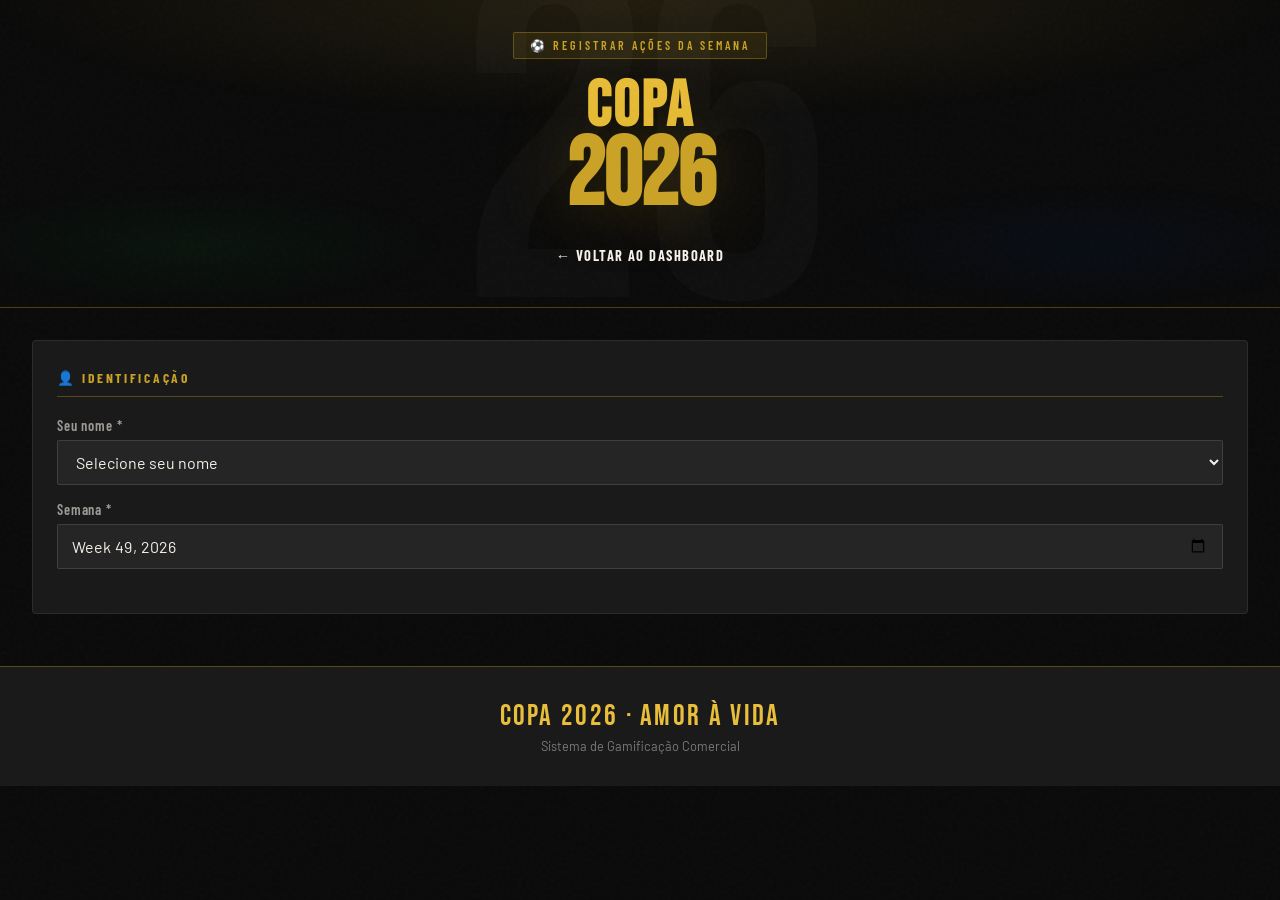
<file: registro.html>
<!DOCTYPE html>
<html lang="pt-BR">
<head>
  <meta charset="UTF-8">
  <meta name="viewport" content="width=device-width, initial-scale=1.0">
  <title>Registrar Ações — Copa 2026</title>
  <link rel="stylesheet" href="styles.css">
</head>
<body>
<div class="container">

  <div class="hero" style="min-height:180px; padding:2rem;">
    <div class="hero-eyebrow">⚽ Registrar Ações da Semana</div>
    <h1 class="hero-title" style="font-size:clamp(2rem,6vw,4rem);">
      <span class="gold">COPA</span> <span class="year" style="font-size:clamp(3rem,8vw,6rem);">2026</span>
    </h1>
    <div class="hero-actions" style="margin-top:1rem;">
      <a href="index.html" class="btn btn-outline">← Voltar ao Dashboard</a>
    </div>
  </div>

  <form id="registroForm" class="form-page">

    <!-- INFO BÁSICA -->
    <div class="form-section reveal">
      <h3>👤 Identificação</h3>
      <div class="form-group">
        <label>Seu nome *</label>
        <select id="nome" required onchange="mostrarCampos()">
          <option value="">Selecione seu nome</option>
          <optgroup label="🔵 Time Thaís">
            <option value="Rodrigo"      data-perfil="closer"     data-time="thais">Rodrigo</option>
            <option value="Gisele"       data-perfil="closer"     data-time="thais">Gisele</option>
            <option value="Thiago"       data-perfil="closer"     data-time="thais">Thiago</option>
            <option value="Vitor Lorran" data-perfil="novato"     data-time="thais">Vitor Lorran</option>
            <option value="Marjorie"     data-perfil="backoffice" data-time="thais">Marjorie</option>
            <option value="Thaís"        data-perfil="gerente"    data-time="thais">Thaís (Gerente)</option>
          </optgroup>
          <optgroup label="🔴 Time Luiza">
            <option value="Matheus"      data-perfil="closer"     data-time="luiza">Matheus</option>
            <option value="Kaike"        data-perfil="novato"     data-time="luiza">Kaike</option>
            <option value="Victo Matera" data-perfil="novato"     data-time="luiza">Victo Matera</option>
            <option value="Gabriela"     data-perfil="sdr"        data-time="luiza">Gabriela</option>
            <option value="Bianca"       data-perfil="backoffice" data-time="luiza">Bianca</option>
            <option value="Luiza"        data-perfil="gerente"    data-time="luiza">Luiza (Gerente)</option>
          </optgroup>
        </select>
      </div>
      <div class="form-group">
        <label>Semana *</label>
        <input type="week" id="semana" required>
      </div>
    </div>

    <!-- AÇÕES COMERCIAIS (closer + novato) -->
    <div id="acoesComerciais" class="form-section reveal" style="display:none;">
      <h3>💼 Ações Comerciais</h3>
      <div class="form-row">
        <div class="form-group">
          <label>Reuniões Online</label>
          <input type="number" id="reunioesOnline" min="0" value="0" oninput="calcularPontosPreview()">
          <small>3 pts cada</small>
        </div>
        <div class="form-group">
          <label>Reuniões Presenciais</label>
          <input type="number" id="reunioesPresenciais" min="0" value="0" oninput="calcularPontosPreview()">
          <small>5 pts cada</small>
        </div>
      </div>
      <div class="form-row" id="novato-fields" style="display:none;">
        <div class="form-group">
          <label>Contatos Qualificados</label>
          <input type="number" id="contatos" min="0" value="0" oninput="calcularPontosPreview()">
          <small>1 pt cada</small>
        </div>
        <div class="form-group">
          <label>Propostas Enviadas</label>
          <input type="number" id="propostas" min="0" value="0" oninput="calcularPontosPreview()">
          <small>5 pts cada</small>
        </div>
      </div>
      <div class="form-row" id="closer-fields" style="display:none;">
        <div class="form-group">
          <label>Pós-vendas Realizados</label>
          <input type="number" id="posVendas" min="0" value="0" oninput="calcularPontosPreview()">
          <small>4 pts cada</small>
        </div>
        <div class="form-group">
          <label>Indicações Recebidas</label>
          <input type="number" id="indicacoes" min="0" value="0" oninput="calcularPontosPreview()">
          <small>5 pts cada</small>
        </div>
      </div>
      <div style="margin-top:8px;">
        <label class="cb-label">
          <input type="checkbox" id="crmAtualizado" onchange="calcularPontosPreview()">
          CRM 100% atualizado esta semana → +10 pts
        </label>
      </div>
    </div>

    <!-- FOTO PÓS-VENDA (closer + novato) -->
    <div id="fotoSection" class="form-section reveal" style="display:none;">
      <h3>📸 Foto Pós-venda</h3>
      <div class="form-group">
        <label>Quantas fotos você postou com cliente marcando a corretora?</label>
        <input type="number" id="fotosPost" min="0" value="0" oninput="calcularPontosPreview()">
        <small>5 pts cada · Foto com cliente + post na sua rede + marcou @corretoraamoravida</small>
      </div>
    </div>

    <!-- PROSPECÇÃO PRÓPRIA (closer + novato) -->
    <div id="prospeccaoSection" class="form-section reveal" style="display:none;">
      <h3>🚀 Prospecção Própria <span style="color:#4ade80;font-weight:400;font-size:0.85rem;">(Vale Dobro)</span></h3>
      <div class="form-row">
        <div class="form-group">
          <label>Reuniões Online (Prospecção)</label>
          <input type="number" id="reunioesOnlineProsp" min="0" value="0" oninput="calcularPontosPreview()">
          <small>6 pts cada 🚀</small>
        </div>
        <div class="form-group">
          <label>Reuniões Presenciais (Prospecção)</label>
          <input type="number" id="reunioesPresenciaisProsp" min="0" value="0" oninput="calcularPontosPreview()">
          <small>10 pts cada 🚀</small>
        </div>
      </div>
      <div class="form-row" id="novato-prosp-fields" style="display:none;">
        <div class="form-group">
          <label>Contatos Qualificados (Prospecção)</label>
          <input type="number" id="contatosProsp" min="0" value="0" oninput="calcularPontosPreview()">
          <small>2 pts cada 🚀</small>
        </div>
        <div class="form-group">
          <label>Propostas Enviadas (Prospecção)</label>
          <input type="number" id="propostasProsp" min="0" value="0" oninput="calcularPontosPreview()">
          <small>10 pts cada 🚀</small>
        </div>
      </div>
      <div class="form-row" id="closer-prosp-fields" style="display:none;">
        <div class="form-group">
          <label>Pós-vendas (Prospecção)</label>
          <input type="number" id="posVendasProsp" min="0" value="0" oninput="calcularPontosPreview()">
          <small>8 pts cada 🚀</small>
        </div>
        <div class="form-group">
          <label>Indicações (Prospecção)</label>
          <input type="number" id="indicacoesProsp" min="0" value="0" oninput="calcularPontosPreview()">
          <small>10 pts cada 🚀</small>
        </div>
      </div>
    </div>

    <!-- VENDAS (closer + novato) -->
    <div id="vendasSection" class="form-section reveal" style="display:none;">
      <h3>⚽ Vendas — O Gol!</h3>
      <div class="form-row">
        <div class="form-group">
          <label>Vendas até 29 vidas</label>
          <input type="number" id="vendas29" min="0" value="0" oninput="calcularPontosPreview()">
          <small>10 pts cada</small>
        </div>
        <div class="form-group">
          <label>Vendas 30–49 vidas</label>
          <input type="number" id="vendas30" min="0" value="0" oninput="calcularPontosPreview()">
          <small>15 pts cada</small>
        </div>
        <div class="form-group">
          <label>Vendas 50+ vidas</label>
          <input type="number" id="vendas50" min="0" value="0" oninput="calcularPontosPreview()">
          <small>20 pts cada</small>
        </div>
      </div>
    </div>

    <!-- SDR -->
    <div id="sdrSection" class="form-section reveal" style="display:none;">
      <h3>🎯 Ações SDR</h3>
      <div class="form-row">
        <div class="form-group">
          <label>Reuniões Agendadas</label>
          <input type="number" id="reunioesAgendadas" min="0" value="0" oninput="calcularPontosPreview()">
          <small>2 pts cada</small>
        </div>
        <div class="form-group">
          <label>Reuniões Realizadas</label>
          <input type="number" id="reunioesRealizadas" min="0" value="0" oninput="calcularPontosPreview()">
          <small>4 pts cada</small>
        </div>
        <div class="form-group">
          <label>Leads que Viraram Venda</label>
          <input type="number" id="leadsVenda" min="0" value="0" oninput="calcularPontosPreview()">
          <small>10 pts cada</small>
        </div>
      </div>
    </div>

    <!-- BACKOFFICE -->
    <div id="backofficeSection" class="form-section reveal" style="display:none;">
      <h3>📄 Ações Backoffice</h3>
      <div class="form-row">
        <div class="form-group">
          <label>Reuniões de Carteira Agendadas</label>
          <input type="number" id="reunioesCarteira" min="0" value="0" oninput="calcularPontosPreview()">
          <small>2 pts cada</small>
        </div>
        <div class="form-group">
          <label>Propostas Subidas (Capa)</label>
          <input type="number" id="propostasSubidas" min="0" value="0" oninput="calcularPontosPreview()">
          <small>3 pts cada</small>
        </div>
      </div>
      <div class="form-row">
        <div class="form-group">
          <label>Total de Vidas das Propostas</label>
          <input type="number" id="vidasPropostas" min="0" value="0" oninput="calcularPontosPreview()">
          <small>1 pt a cada 5 vidas</small>
        </div>
        <div class="form-group">
          <label>Propostas que Viraram Venda</label>
          <input type="number" id="propostasVenda" min="0" value="0" oninput="calcularPontosPreview()">
          <small>5 pts cada</small>
        </div>
      </div>
    </div>

    <!-- GERENTE -->
    <div id="gerenteSection" class="form-section reveal" style="display:none;">
      <h3>👔 Ações Gerente</h3>
      <label class="cb-label"><input type="checkbox" id="timeVenceu" onchange="calcularPontosPreview()">Time Venceu a Semana → +10 pts</label>
      <label class="cb-label"><input type="checkbox" id="metaReunioes" onchange="calcularPontosPreview()">Time Bateu Meta de Reuniões → +5 pts</label>
      <label class="cb-label"><input type="checkbox" id="crmOrganizado" onchange="calcularPontosPreview()">Time com CRM 90%+ Organizado → +5 pts</label>
      <label class="cb-label"><input type="checkbox" id="melhorVendedor" onchange="calcularPontosPreview()">Melhor Vendedor Geral Está no Time → +5 pts</label>
    </div>

    <!-- PREVIEW -->
    <div class="pts-preview reveal" id="pontosPreviewBox" style="display:none;">
      <div class="pts-preview-label">Pontuação Estimada</div>
      <div class="pts-preview-num" id="pontosCalculados">0 pontos</div>
      <div class="pts-preview-sub">Calculado automaticamente conforme você preenche</div>
    </div>

    <button type="submit" class="btn btn-gold btn-block reveal" id="btnSalvar" style="display:none;">
      ✅ SALVAR REGISTRO
    </button>

  </form>

  <footer>
    <div class="footer-wordmark">COPA 2026 · AMOR À VIDA</div>
    <p>Sistema de Gamificação Comercial</p>
  </footer>

</div>
<script src="app.js"></script>
<script>
  // Set current week
  (function(){
    const hoje=new Date(),ano=hoje.getFullYear();
    const sem=String(Math.ceil((hoje-new Date(ano,0,1))/604800000)).padStart(2,'0');
    document.getElementById('semana').value=`${ano}-W${sem}`;
  })();

  const SECOES = ['acoesComerciais','fotoSection','prospeccaoSection','vendasSection',
                  'sdrSection','backofficeSection','gerenteSection',
                  'novato-fields','closer-fields','novato-prosp-fields','closer-prosp-fields'];

  function mostrarCampos() {
    const sel=document.getElementById('nome');
    const pf=sel.options[sel.selectedIndex].dataset.perfil;
    SECOES.forEach(id=>{ const e=document.getElementById(id); if(e) e.style.display='none'; });

    if (!pf) {
      document.getElementById('pontosPreviewBox').style.display='none';
      document.getElementById('btnSalvar').style.display='none';
      return;
    }

    if (pf==='closer'||pf==='novato') {
      document.getElementById('acoesComerciais').style.display='block';
      document.getElementById('fotoSection').style.display='block';
      document.getElementById('prospeccaoSection').style.display='block';
      document.getElementById('vendasSection').style.display='block';
      if (pf==='novato') {
        document.getElementById('novato-fields').style.display='flex';
        document.getElementById('novato-prosp-fields').style.display='flex';
      } else {
        document.getElementById('closer-fields').style.display='flex';
        document.getElementById('closer-prosp-fields').style.display='flex';
      }
    } else if (pf==='sdr') {
      document.getElementById('sdrSection').style.display='block';
    } else if (pf==='backoffice') {
      document.getElementById('backofficeSection').style.display='block';
    } else if (pf==='gerente') {
      document.getElementById('gerenteSection').style.display='block';
    }

    document.getElementById('pontosPreviewBox').style.display='block';
    document.getElementById('btnSalvar').style.display='block';
    calcularPontosPreview();
  }

  document.getElementById('registroForm').addEventListener('submit',function(e){
    e.preventDefault(); salvarRegistro();
  });
</script>
</body>
</html>
</file>
<file: styles.css>
@import url('https://fonts.googleapis.com/css2?family=Bebas+Neue&family=Barlow+Condensed:ital,wght@0,300;0,400;0,600;0,700;0,900;1,400&family=Barlow:wght@300;400;500&display=swap');

*, *::before, *::after { margin:0; padding:0; box-sizing:border-box; }
html { scroll-behavior:smooth; }

:root {
  /* Copa 2026 palette */
  --preto:       #0A0A0A;
  --preto-soft:  #111111;
  --cinza-dark:  #1A1A1A;
  --cinza-mid:   #2A2A2A;
  --cinza:       #3D3D3D;
  --branco:      #F5F0E8;
  --branco-puro: #FFFFFF;
  --dourado:     #C9A227;
  --dourado-clr: #E8BE3A;
  --dourado-esc: #9B7B18;
  --verde-br:    #009C3B;
  --amarelo-br:  #FFDF00;
  --azul-br:     #002776;

  /* times */
  --thais: #3b82f6;
  --luiza: #ef4444;

  --border: rgba(255,255,255,0.08);
  --border-gold: rgba(201,162,39,0.35);
  --text-muted: rgba(245,240,232,0.45);
  --shadow-gold: 0 0 40px rgba(201,162,39,0.15);
}

body {
  font-family: 'Barlow', sans-serif;
  background: var(--preto);
  color: var(--branco);
  min-height: 100vh;
  overflow-x: hidden;
}

/* grain overlay */
body::before {
  content:'';
  position:fixed; inset:0;
  background-image: url("data:image/svg+xml,%3Csvg viewBox='0 0 256 256' xmlns='http://www.w3.org/2000/svg'%3E%3Cfilter id='noise'%3E%3CfeTurbulence type='fractalNoise' baseFrequency='0.9' numOctaves='4' stitchTiles='stitch'/%3E%3C/filter%3E%3Crect width='100%25' height='100%25' filter='url(%23noise)' opacity='0.04'/%3E%3C/svg%3E");
  pointer-events:none; z-index:0; opacity:0.6;
}

.container { position:relative; z-index:1; max-width:1280px; margin:0 auto; }

/* ── HEADER / HERO ── */
.hero {
  position:relative;
  min-height:320px;
  display:flex; flex-direction:column; align-items:center; justify-content:center;
  text-align:center;
  padding:3rem 2rem 2rem;
  overflow:hidden;
  border-bottom:1px solid var(--border-gold);
}
.hero::before {
  content:'';
  position:absolute; inset:0;
  background:
    radial-gradient(ellipse 80% 60% at 50% 0%, rgba(201,162,39,0.12) 0%, transparent 65%),
    radial-gradient(ellipse 40% 40% at 15% 80%, rgba(0,156,59,0.07) 0%, transparent 50%),
    radial-gradient(ellipse 40% 40% at 85% 80%, rgba(0,39,118,0.1) 0%, transparent 50%);
  pointer-events:none;
}
/* big 26 background */
.hero::after {
  content:'26';
  position:absolute;
  font-family:'Bebas Neue', sans-serif;
  font-size:clamp(18rem,40vw,30rem);
  line-height:1;
  top:50%; left:50%; transform:translate(-50%,-50%);
  color:rgba(255,255,255,0.025);
  pointer-events:none; user-select:none;
  letter-spacing:-0.02em;
}

.hero-eyebrow {
  font-family:'Barlow Condensed', sans-serif;
  font-weight:600; font-size:0.75rem;
  letter-spacing:0.25em; text-transform:uppercase;
  color:var(--dourado);
  background:rgba(201,162,39,0.1);
  border:1px solid var(--border-gold);
  padding:5px 16px; border-radius:2px;
  margin-bottom:1.25rem;
  position:relative; z-index:1;
}
.hero-title {
  font-family:'Bebas Neue', sans-serif;
  font-size:clamp(3.5rem,10vw,7rem);
  line-height:0.88;
  letter-spacing:0.03em;
  color:var(--branco-puro);
  position:relative; z-index:1;
}
.hero-title .gold { color:var(--dourado-clr); }
.hero-title .year {
  display:block;
  font-size:clamp(5rem,15vw,11rem);
  color:var(--dourado);
  letter-spacing:-0.01em;
  text-shadow:0 0 80px rgba(201,162,39,0.3);
}
.hero-sub {
  font-family:'Barlow Condensed', sans-serif;
  font-weight:300; font-size:1rem; letter-spacing:0.18em; text-transform:uppercase;
  color:var(--text-muted);
  margin-top:0.75rem;
  position:relative; z-index:1;
}
.hero-divider {
  width:60px; height:2px;
  background:linear-gradient(90deg,transparent,var(--dourado),transparent);
  margin:1.25rem auto;
  position:relative; z-index:1;
}
.hero-actions {
  display:flex; gap:10px; flex-wrap:wrap; justify-content:center;
  margin-top:0.5rem; position:relative; z-index:1;
}

/* ── BUTTONS ── */
.btn, button.btn, a.btn {
  font-family:'Barlow Condensed', sans-serif;
  font-weight:700; font-size:0.9rem; letter-spacing:0.1em; text-transform:uppercase;
  padding:11px 26px; border:none; border-radius:2px;
  cursor:pointer; text-decoration:none; display:inline-block;
  transition:all 0.18s;
}
.btn-gold   { background:var(--dourado); color:var(--preto); }
.btn-gold:hover { background:var(--dourado-clr); transform:translateY(-2px); }
.btn-outline { background:transparent; color:var(--branco); border:1px solid rgba(255,255,255,0.2); }
.btn-outline:hover { background:rgba(255,255,255,0.07); }
.btn-danger { background:#dc2626; color:#fff; }
.btn-danger:hover { background:#ef4444; }
.btn-block  { width:100%; padding:16px; font-size:1.1rem; margin-top:1.5rem; border-radius:4px; }

/* ── TICKER TAPE ── */
.ticker {
  overflow:hidden; background:var(--dourado);
  height:40px; display:flex; align-items:center;
  border-top:1px solid var(--dourado-esc);
  border-bottom:1px solid var(--dourado-esc);
}
.ticker-inner { display:flex; white-space:nowrap; animation:ticker 32s linear infinite; }
.ticker-item {
  font-family:'Barlow Condensed', sans-serif;
  font-weight:700; font-size:0.8rem; letter-spacing:0.12em; text-transform:uppercase;
  color:var(--preto); padding:0 28px;
}
.ticker-item::after { content:' · '; opacity:0.4; }
@keyframes ticker { from{transform:translateX(0)} to{transform:translateX(-50%)} }

/* ── WEEK SELECTOR ── */
.week-bar {
  display:flex; align-items:center; gap:14px;
  padding:14px 2rem; background:var(--cinza-dark);
  border-bottom:1px solid var(--border);
  flex-wrap:wrap; justify-content:center;
}
.week-bar label {
  font-family:'Barlow Condensed', sans-serif;
  font-weight:700; font-size:0.85rem; letter-spacing:0.12em; text-transform:uppercase; color:var(--text-muted);
}
.week-bar select {
  padding:8px 16px;
  background:var(--cinza-mid); border:1px solid var(--border);
  border-radius:2px; color:var(--branco);
  font-family:'Barlow Condensed', sans-serif; font-size:0.95rem; font-weight:600;
  min-width:220px;
}
.week-bar select option { background:var(--cinza-dark); }

/* ── SECTION HEADER ── */
.section-header { text-align:center; padding:3rem 2rem 1.5rem; }
.section-tag {
  display:inline-block;
  font-family:'Barlow Condensed', sans-serif;
  font-weight:700; font-size:0.7rem; letter-spacing:0.22em; text-transform:uppercase;
  color:var(--dourado); border:1px solid var(--border-gold);
  padding:4px 14px; border-radius:1px; margin-bottom:0.75rem;
}
.section-title {
  font-family:'Bebas Neue', sans-serif;
  font-size:clamp(2rem,5vw,3.5rem); letter-spacing:0.04em; color:var(--branco-puro);
  line-height:1;
}
.section-title .accent { color:var(--dourado-clr); }

/* ── SCOREBOARD ── */
.scoreboard {
  display:grid; grid-template-columns:1fr auto 1fr;
  gap:16px; align-items:center;
  padding:2rem 2rem;
  background:var(--cinza-dark);
  border-top:1px solid var(--border); border-bottom:1px solid var(--border);
}
.team-panel {
  border-radius:4px; padding:2rem 1.5rem; text-align:center;
  background:var(--cinza-mid); border:1px solid var(--border);
  transition:transform 0.2s;
  position:relative; overflow:hidden;
}
.team-panel:hover { transform:translateY(-3px); }
.team-panel::before {
  content:'';
  position:absolute; top:0; left:0; right:0; height:3px;
}
.panel-thais::before { background:var(--thais); }
.panel-luiza::before { background:var(--luiza); }
.panel-lider { border-color:var(--border-gold) !important; box-shadow:var(--shadow-gold); }
.lider-pill {
  display:inline-block;
  font-family:'Barlow Condensed', sans-serif;
  font-weight:900; font-size:0.65rem; letter-spacing:0.15em; text-transform:uppercase;
  background:var(--dourado); color:var(--preto);
  padding:3px 12px; border-radius:1px; margin-bottom:10px;
}
.team-name {
  font-family:'Bebas Neue', sans-serif;
  font-size:1.8rem; letter-spacing:0.06em; margin-bottom:6px;
}
.panel-thais .team-name { color:#60a5fa; }
.panel-luiza .team-name { color:#f87171; }
.team-pts-big {
  font-family:'Bebas Neue', sans-serif; font-size:5.5rem; line-height:1;
}
.panel-thais .team-pts-big { color:#60a5fa; }
.panel-luiza .team-pts-big { color:#f87171; }
.pts-label {
  font-family:'Barlow Condensed', sans-serif; font-weight:700;
  font-size:0.7rem; letter-spacing:0.2em; text-transform:uppercase; color:var(--text-muted);
  margin-top:4px;
}
.vs-block {
  font-family:'Bebas Neue', sans-serif; font-size:3rem; letter-spacing:0.06em;
  color:rgba(255,255,255,0.08); text-align:center;
}

/* ── PODIUM ── */
.podium-section { padding:2rem 2rem; background:var(--preto-soft); }
.podium {
  display:flex; justify-content:center; align-items:flex-end;
  gap:12px; max-width:700px; margin:0 auto;
}
.podium-card {
  flex:1; border-radius:4px; padding:1.75rem 1rem;
  text-align:center; transition:transform 0.2s;
  border:1px solid var(--border);
}
.podium-card:hover { transform:translateY(-5px); }
.pos-1 {
  background:linear-gradient(160deg, #2a2200 0%, #1a1500 100%);
  border-color:var(--dourado-esc);
  box-shadow:0 0 30px rgba(201,162,39,0.2);
  padding:2.25rem 1rem;
}
.pos-2 { background:linear-gradient(160deg,#1c1c1c,#111); }
.pos-3 { background:linear-gradient(160deg,#1a1210,#0f0d0c); }
.podium-medal { font-size:2.2rem; margin-bottom:6px; }
.podium-rank {
  font-family:'Bebas Neue', sans-serif; font-size:0.85rem; letter-spacing:0.18em;
  color:var(--text-muted); margin-bottom:4px; text-transform:uppercase;
}
.podium-name {
  font-family:'Barlow Condensed', sans-serif; font-weight:700; font-size:1.2rem;
  color:var(--branco-puro); margin-bottom:4px;
}
.podium-pts {
  font-family:'Bebas Neue', sans-serif; font-size:2rem;
  color:var(--dourado-clr); line-height:1;
}
.pos-2 .podium-pts, .pos-3 .podium-pts { color:rgba(245,240,232,0.5); font-size:1.6rem; }
.podium-team-tag {
  display:inline-block; margin-top:6px;
  font-family:'Barlow Condensed', sans-serif; font-weight:700;
  font-size:0.7rem; letter-spacing:0.1em; text-transform:uppercase;
  padding:2px 10px; border-radius:20px;
}
.tag-thais { background:rgba(59,130,246,0.15); color:#60a5fa; border:1px solid rgba(59,130,246,0.3); }
.tag-luiza { background:rgba(239,68,68,0.15);  color:#f87171; border:1px solid rgba(239,68,68,0.3); }

/* ── DESTAQUES ── */
.highlights-section { padding:2rem; }
.highlights-grid {
  display:grid; grid-template-columns:repeat(auto-fit,minmax(200px,1fr)); gap:12px;
}
.hl-card {
  background:var(--cinza-dark); border:1px solid var(--border);
  border-radius:4px; padding:1.5rem; text-align:center;
  transition:border-color 0.2s, transform 0.2s;
}
.hl-card:hover { border-color:var(--border-gold); transform:translateY(-3px); }
.hl-icon { font-size:2rem; margin-bottom:8px; }
.hl-tag {
  font-family:'Barlow Condensed', sans-serif; font-weight:700;
  font-size:0.68rem; letter-spacing:0.2em; text-transform:uppercase;
  color:var(--text-muted); margin-bottom:8px;
}
.hl-name { font-size:1.1rem; font-weight:500; margin-bottom:4px; color:var(--branco-puro); }
.hl-value { font-family:'Barlow Condensed', sans-serif; font-weight:700; font-size:1rem; color:var(--dourado); }

/* ── RANKING ── */
.ranking-section { padding:2rem; background:var(--cinza-dark); }
.ranking-section h2 {
  font-family:'Bebas Neue', sans-serif; font-size:2.5rem;
  letter-spacing:0.06em; color:var(--branco-puro);
  text-align:center; margin-bottom:1.5rem;
}
.rank-filters { display:flex; gap:8px; justify-content:center; flex-wrap:wrap; margin-bottom:1.5rem; }
.rf-btn {
  font-family:'Barlow Condensed', sans-serif; font-weight:700;
  font-size:0.82rem; letter-spacing:0.1em; text-transform:uppercase;
  padding:8px 20px; border:1px solid var(--border);
  background:transparent; color:var(--branco); border-radius:2px; cursor:pointer;
  transition:all 0.18s;
}
.rf-btn:hover   { background:rgba(255,255,255,0.08); border-color:rgba(255,255,255,0.2); }
.rf-btn.active  { background:var(--dourado); color:var(--preto); border-color:var(--dourado); }
.table-wrap { overflow-x:auto; border-radius:4px; border:1px solid var(--border); }
.rank-table { width:100%; border-collapse:collapse; background:var(--preto-soft); }
.rank-table thead { background:var(--cinza-mid); }
.rank-table th {
  padding:13px 14px; text-align:left;
  font-family:'Barlow Condensed', sans-serif; font-weight:700;
  font-size:0.72rem; letter-spacing:0.16em; text-transform:uppercase; color:var(--text-muted);
}
.rank-table td { padding:13px 14px; font-size:14px; border-bottom:1px solid rgba(255,255,255,0.04); }
.rank-table tbody tr { transition:background 0.15s; }
.rank-table tbody tr:hover { background:rgba(255,255,255,0.04); }
.rank-table tbody tr.r1 td { color:var(--dourado-clr); }
.rank-table tbody tr.r2 td { color:#d1d5db; }
.rank-table tbody tr.r3 td { color:#fca5a5; }
.pts-col { text-align:right; font-family:'Bebas Neue', sans-serif; font-size:1.4rem; color:var(--dourado-clr) !important; }
.badge {
  display:inline-block; padding:3px 10px; border-radius:20px;
  font-family:'Barlow Condensed', sans-serif; font-weight:700;
  font-size:0.72rem; letter-spacing:0.08em; text-transform:uppercase;
}

/* ── STATS ── */
.stats-section { padding:2rem; }
.stats-section h2 {
  font-family:'Bebas Neue', sans-serif; font-size:2.5rem;
  letter-spacing:0.06em; color:var(--branco-puro); text-align:center; margin-bottom:1.5rem;
}
.stats-grid { display:grid; grid-template-columns:repeat(auto-fit,minmax(170px,1fr)); gap:12px; }
.stat-card {
  background:var(--cinza-dark); border:1px solid var(--border);
  border-radius:4px; padding:1.75rem; text-align:center;
  transition:border-color 0.2s, transform 0.2s;
}
.stat-card:hover { border-color:var(--border-gold); transform:translateY(-3px); }
.stat-num {
  font-family:'Bebas Neue', sans-serif; font-size:3.5rem;
  color:var(--verde-br); line-height:1; margin-bottom:8px;
}
.stat-label { font-family:'Barlow Condensed', sans-serif; font-weight:600; font-size:0.9rem; letter-spacing:0.06em; color:var(--text-muted); }

/* ── PREMIAÇÃO ── */
.awards-section { padding:2rem; background:var(--preto-soft); }
.awards-grid { display:grid; grid-template-columns:repeat(auto-fit,minmax(220px,1fr)); gap:14px; }
.award-card {
  background:var(--cinza-dark); border:1px solid var(--border);
  border-radius:4px; padding:1.75rem 1.5rem;
  transition:border-color 0.2s, transform 0.2s;
  position:relative; overflow:hidden;
}
.award-card:hover { transform:translateY(-4px); }
.award-card.gold   { border-color:var(--dourado-esc); background:linear-gradient(160deg,#1e1800,#111); }
.award-card.silver { border-color:rgba(160,160,160,0.3); }
.award-card.bronze { border-color:rgba(180,100,60,0.3); }
.award-card.fourth { border-color:rgba(100,180,100,0.25); }
.award-card.manager{ border-color:rgba(100,100,220,0.3); }
.award-card.gold:hover   { box-shadow:var(--shadow-gold); }
.award-pos {
  font-family:'Bebas Neue', sans-serif; font-size:0.8rem; letter-spacing:0.2em;
  text-transform:uppercase; color:var(--text-muted); margin-bottom:4px;
}
.award-medal { font-size:2.5rem; margin-bottom:10px; }
.award-title {
  font-family:'Barlow Condensed', sans-serif; font-weight:700; font-size:1.2rem;
  letter-spacing:0.04em; color:var(--branco-puro); margin-bottom:6px;
}
.award-prize {
  font-family:'Bebas Neue', sans-serif; font-size:1.5rem; line-height:1.2;
  color:var(--dourado-clr); margin-bottom:8px;
}
.award-prize.silver-txt { color:#d1d5db; }
.award-prize.bronze-txt { color:#cd7f4e; }
.award-desc { font-size:12px; color:var(--text-muted); line-height:1.5; }

/* ── TABELA DE PONTOS ── */
.pontos-section { padding:2rem; background:var(--cinza-dark); }
.pontos-grid { display:grid; grid-template-columns:repeat(auto-fit,minmax(220px,1fr)); gap:12px; }
.ponto-card {
  background:var(--preto-soft); border:1px solid var(--border);
  border-radius:4px; padding:1.5rem;
  position:relative; overflow:hidden;
  transition:transform 0.2s, border-color 0.2s;
}
.ponto-card::after {
  content:'';
  position:absolute; top:0; left:0; right:0; height:2px;
}
.ponto-card:hover { transform:translateY(-3px); }
.pc-azul::after   { background:var(--thais); }
.pc-verde::after  { background:var(--verde-br); }
.pc-ouro::after   { background:var(--dourado); }
.pc-vermelho::after { background:#ef4444; }
.pc-roxo::after   { background:#a855f7; }
.ponto-card:hover.pc-azul    { border-color:rgba(59,130,246,0.3); }
.ponto-card:hover.pc-verde   { border-color:rgba(0,156,59,0.3); }
.ponto-card:hover.pc-ouro    { border-color:var(--border-gold); }
.ponto-card:hover.pc-vermelho{ border-color:rgba(239,68,68,0.3); }
.ponto-card:hover.pc-roxo    { border-color:rgba(168,85,247,0.3); }
.ponto-pts {
  font-family:'Bebas Neue', sans-serif; font-size:3.5rem; line-height:1; margin-bottom:4px;
}
.pc-azul    .ponto-pts { color:#60a5fa; }
.pc-verde   .ponto-pts { color:#4ade80; }
.pc-ouro    .ponto-pts { color:var(--dourado-clr); }
.pc-vermelho .ponto-pts{ color:#f87171; }
.pc-roxo    .ponto-pts { color:#c084fc; }
.ponto-unit { font-family:'Barlow Condensed', sans-serif; font-size:0.85rem; font-weight:700; letter-spacing:0.1em; color:var(--text-muted); margin-left:4px; }
.ponto-nome { font-family:'Barlow Condensed', sans-serif; font-weight:700; font-size:1.1rem; letter-spacing:0.04em; color:var(--branco-puro); margin-bottom:6px; }
.ponto-desc { font-size:12px; color:var(--text-muted); line-height:1.5; margin-bottom:10px; }
.ponto-tags { display:flex; gap:6px; flex-wrap:wrap; }
.ptag {
  font-family:'Barlow Condensed', sans-serif; font-weight:700; font-size:0.68rem;
  letter-spacing:0.08em; text-transform:uppercase;
  padding:2px 8px; border-radius:1px;
  background:rgba(255,255,255,0.06); color:rgba(255,255,255,0.4);
  border:1px solid rgba(255,255,255,0.08);
}

/* ── FORM ── */
.form-page {
  padding:2rem;
}
.form-section {
  background:var(--cinza-dark); border:1px solid var(--border);
  border-radius:4px; padding:1.75rem 1.5rem; margin-bottom:1.25rem;
}
.form-section h3 {
  font-family:'Barlow Condensed', sans-serif; font-weight:700;
  font-size:0.85rem; letter-spacing:0.2em; text-transform:uppercase;
  color:var(--dourado); margin-bottom:1.25rem;
  border-bottom:1px solid var(--border-gold); padding-bottom:10px;
}
.form-group { margin-bottom:1rem; }
.form-group label {
  display:block; margin-bottom:6px;
  font-family:'Barlow Condensed', sans-serif; font-weight:600;
  font-size:0.9rem; letter-spacing:0.06em; color:rgba(245,240,232,0.6);
}
.form-group input[type="number"],
.form-group input[type="week"],
.form-group select {
  width:100%; padding:11px 14px;
  background:rgba(255,255,255,0.05); border:1px solid rgba(255,255,255,0.12);
  border-radius:2px; color:var(--branco);
  font-family:'Barlow', sans-serif; font-size:1rem;
  transition:border-color 0.2s, background 0.2s;
}
.form-group input:focus, .form-group select:focus {
  outline:none; border-color:var(--dourado);
  background:rgba(201,162,39,0.05);
}
.form-group select option { background:var(--cinza-dark); }
.form-group small { display:block; margin-top:4px; font-size:0.78rem; color:var(--dourado); opacity:0.8; }
.form-row { display:grid; grid-template-columns:repeat(auto-fit,minmax(190px,1fr)); gap:14px; }
.cb-label {
  display:flex; align-items:center; gap:12px; cursor:pointer;
  padding:12px 14px; background:rgba(255,255,255,0.03);
  border:1px solid rgba(255,255,255,0.08); border-radius:2px;
  font-size:0.92rem; color:var(--branco); transition:all 0.15s;
  margin-bottom:8px;
}
.cb-label:hover { background:rgba(201,162,39,0.06); border-color:var(--border-gold); }
.cb-label input[type="checkbox"] { width:16px; height:16px; cursor:pointer; accent-color:var(--dourado); flex-shrink:0; }

/* Points preview */
.pts-preview {
  background:linear-gradient(135deg,#1a1500,#0f0e0a);
  border:1px solid var(--border-gold); border-radius:4px;
  padding:2rem; text-align:center; margin:1.25rem 0;
  box-shadow:var(--shadow-gold);
}
.pts-preview-label {
  font-family:'Barlow Condensed', sans-serif; font-weight:700;
  font-size:0.75rem; letter-spacing:0.22em; text-transform:uppercase;
  color:var(--text-muted); margin-bottom:8px;
}
.pts-preview-num {
  font-family:'Bebas Neue', sans-serif; font-size:5rem; color:var(--dourado-clr); line-height:1;
}
.pts-preview-sub { font-size:0.82rem; color:var(--text-muted); margin-top:4px; }

/* Messages */
.msg-success {
  background:rgba(0,156,59,0.15); border:1px solid rgba(0,156,59,0.4);
  color:#4ade80; padding:14px 18px; border-radius:2px; margin:12px 0;
  font-family:'Barlow Condensed', sans-serif; font-weight:700; font-size:1rem; letter-spacing:0.04em;
  text-align:center; animation:msgIn 0.3s ease;
}
.msg-error {
  background:rgba(220,38,38,0.15); border:1px solid rgba(220,38,38,0.4);
  color:#f87171; padding:14px 18px; border-radius:2px; margin:12px 0;
  font-family:'Barlow Condensed', sans-serif; font-weight:700; font-size:1rem; letter-spacing:0.04em;
  text-align:center;
}
@keyframes msgIn { from{opacity:0;transform:translateY(-10px)} to{opacity:1;transform:translateY(0)} }

/* Divider */
.divider { height:1px; background:linear-gradient(90deg,transparent,rgba(201,162,39,0.2),transparent); }

/* Empty */
.empty-state { text-align:center; padding:3rem; color:var(--text-muted); font-family:'Barlow Condensed', sans-serif; font-size:0.95rem; letter-spacing:0.08em; }
.empty-state span { font-size:2.5rem; display:block; margin-bottom:10px; }

/* Footer */
footer {
  background:var(--cinza-dark); border-top:1px solid var(--border-gold);
  padding:2rem; text-align:center;
}
.footer-wordmark {
  font-family:'Bebas Neue', sans-serif; font-size:1.8rem;
  letter-spacing:0.08em; color:var(--dourado-clr);
}
footer p { font-size:0.8rem; color:var(--text-muted); margin-top:4px; }

/* Scroll reveal */
.reveal { opacity:0; transform:translateY(22px); transition:opacity 0.65s ease, transform 0.65s ease; }
.reveal.visible { opacity:1; transform:translateY(0); }

/* Responsive */
@media(max-width:768px){
  .scoreboard { grid-template-columns:1fr; }
  .vs-block { display:none; }
  .podium { flex-direction:column; align-items:stretch; }
  .podium-card { order:initial !important; }
  .form-row { grid-template-columns:1fr; }
  .rank-table th:nth-child(3), .rank-table td:nth-child(3) { display:none; }
}
</file>
